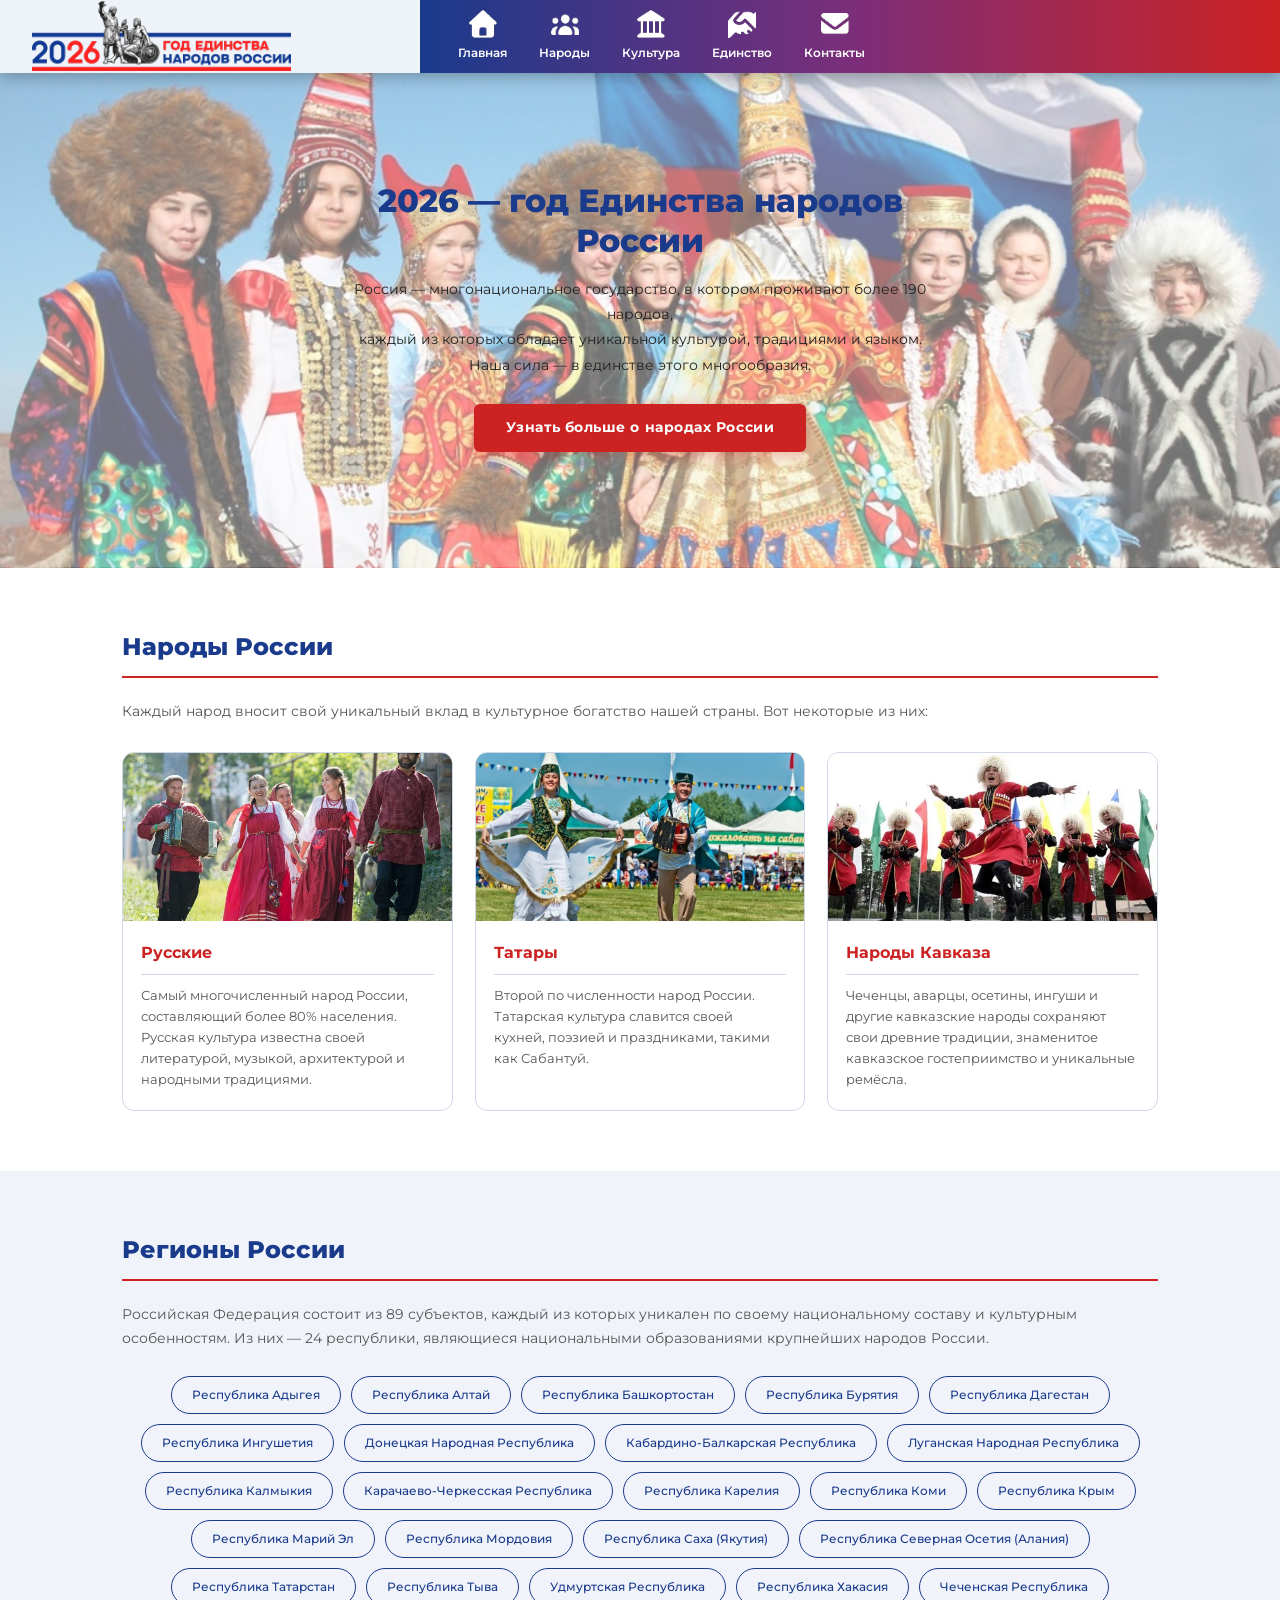
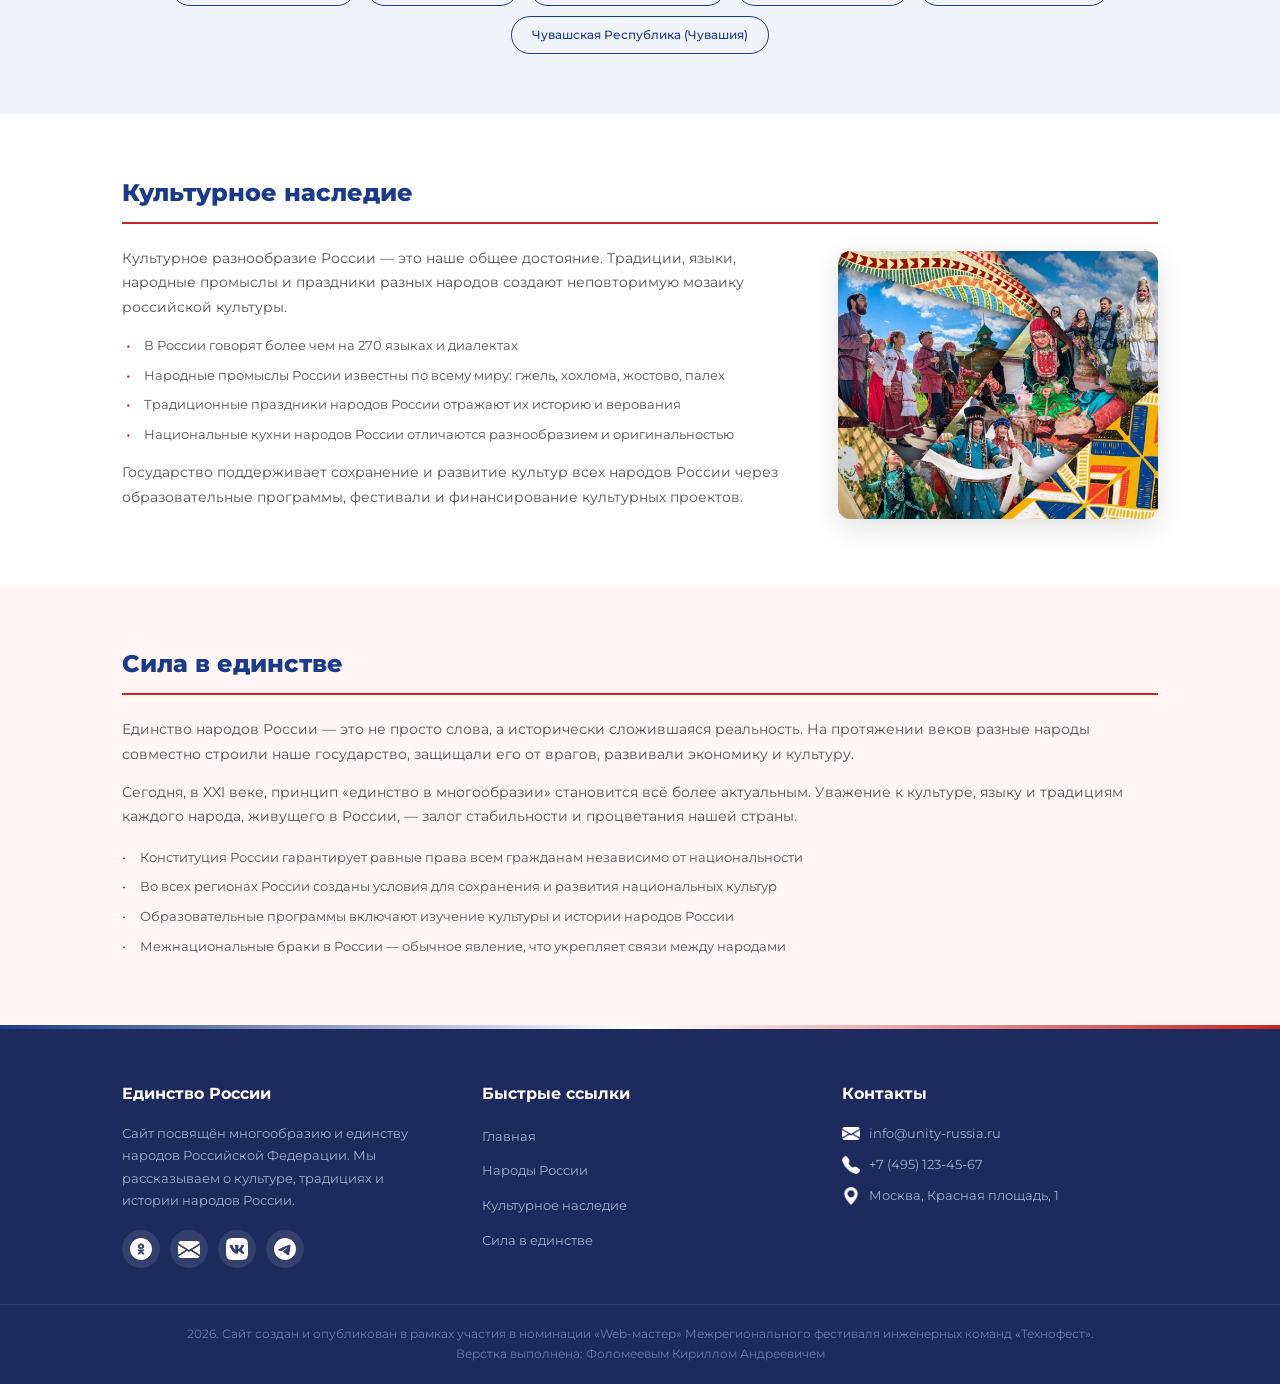
<file: index.html>
<!DOCTYPE html>
<html lang="ru">
    <head>
        <meta charset="UTF-8">
        <meta name="viewport" content="width=device-width, initial-scale=1.0">
        <title>2026 – Год Единства народов России</title>
        <link rel="preconnect" href="https://fonts.googleapis.com">
        <link rel="preconnect" href="https://fonts.gstatic.com" crossorigin>
        <link href="https://fonts.googleapis.com/css2?family=Montserrat:wght@400;500;600;700;800&display=swap" rel="stylesheet">
        <link rel="stylesheet" href="styles/style.css">
    </head>
    <body>

        <header id="top">
            <div class="header-logo">
                <a href="#top" class="logo">
                    <img src="img/logo.png" alt="Логотип 2026 год единства народов России">
                </a>
            </div>
            <div class="header-nav">
                <nav>
                    <ul>
                        <li>
                            <a href="#top">
                                <img src="img/top.png" alt="Главная">
                                <span>Главная</span>
                            </a>
                        </li>
                        <li>
                            <a href="#peoples">
                                <img src="img/people.png" alt="Народы">
                                <span>Народы</span>
                            </a>
                        </li>
                        <li>
                            <a href="#culture">
                                <img src="img/culture.png" alt="Культура">
                                <span>Культура</span>
                            </a>
                        </li>
                        <li>
                            <a href="#unity">
                                <img src="img/unity.png" alt="Единство">
                                <span>Единство</span>
                            </a>
                        </li>
                        <li>
                            <a href="#contact">
                                <img src="img/contact.png" alt="Контакты">
                                <span>Контакты</span>
                            </a>
                        </li>
                    </ul>
                </nav>
            </div>
        </header>

        <main>

            <section class="hero">
                <div class="hero-content">
                    <h1>2026 — год Единства народов России</h1>
                    <p>
                        Россия — многонациональное государство, в котором проживают более 190 народов,<br>
                        каждый из которых обладает уникальной культурой, традициями и языком.<br>
                        Наша сила — в единстве этого многообразия.
                    </p>
                    <a href="#peoples" class="btn-hero">Узнать больше о народах России</a>
                </div>
            </section>

            <section id="peoples">
                <div class="container">
                    <h2 class="section-title">Народы России</h2>
                    <hr class="section-divider">
                    <p class="section-subtitle">Каждый народ вносит свой уникальный вклад в культурное богатство нашей страны. Вот некоторые из них:</p>
                    <div class="cards">
                        <article class="card">
                            <div class="card-img">
                                <img src="img/rus3.jpg" alt="Русские в народных костюмах">
                            </div>
                            <div class="card-body">
                                <h3 class="card-title">Русские</h3>
                                <hr class="card-divider">
                                <p class="card-text">Самый многочисленный народ России, составляющий более 80% населения. Русская культура известна своей литературой, музыкой, архитектурой и народными традициями.</p>
                            </div>
                        </article>
                        <article class="card">
                            <div class="card-img">
                                <img src="img/tat.jpg" alt="Татарский народный праздник Сабантуй">
                            </div>
                            <div class="card-body">
                                <h3 class="card-title">Татары</h3>
                                <hr class="card-divider">
                                <p class="card-text">Второй по численности народ России. Татарская культура славится своей кухней, поэзией и праздниками, такими как Сабантуй.</p>
                            </div>
                        </article>
                        <article class="card">
                            <div class="card-img">
                                <img src="img/kav.png" alt="Народные танцы народов Кавказа">
                            </div>
                            <div class="card-body">
                                <h3 class="card-title">Народы Кавказа</h3>
                                <hr class="card-divider">
                                <p class="card-text">Чеченцы, аварцы, осетины, ингуши и другие кавказские народы сохраняют свои древние традиции, знаменитое кавказское гостеприимство и уникальные ремёсла.</p>
                            </div>
                        </article>
                    </div>
                </div>
            </section>

            <section id="regions">
                <div class="container">
                    <h2 class="section-title">Регионы России</h2>
                    <hr class="section-divider">
                    <p class="regions-intro">
                        Российская Федерация состоит из 89 субъектов, каждый из которых уникален по своему национальному составу и культурным особенностям.
                        Из них — 24 республики, являющиеся национальными образованиями крупнейших народов России.
                    </p>
                    <div class="tags">
                        <div class="tag">Республика Адыгея</div>
                        <div class="tag">Республика Алтай</div>
                        <div class="tag">Республика Башкортостан</div>
                        <div class="tag">Республика Бурятия</div>
                        <div class="tag">Республика Дагестан</div>
                        <div class="tag">Республика Ингушетия</div>
                        <div class="tag">Донецкая Народная Республика</div>
                        <div class="tag">Кабардино-Балкарская Республика</div>
                        <div class="tag">Луганская Народная Республика</div>
                        <div class="tag">Республика Калмыкия</div>
                        <div class="tag">Карачаево-Черкесская Республика</div>
                        <div class="tag">Республика Карелия</div>
                        <div class="tag">Республика Коми</div>
                        <div class="tag">Республика Крым</div>
                        <div class="tag">Республика Марий Эл</div>
                        <div class="tag">Республика Мордовия</div>
                        <div class="tag">Республика Саха (Якутия)</div>
                        <div class="tag">Республика Северная Осетия (Алания)</div>
                        <div class="tag">Республика Татарстан</div>
                        <div class="tag">Республика Тыва</div>
                        <div class="tag">Удмуртская Республика</div>
                        <div class="tag">Республика Хакасия</div>
                        <div class="tag">Чеченская Республика</div>
                        <div class="tag">Чувашская Республика (Чувашия)</div>
                    </div>
                </div>
            </section>

            <section id="culture">
                <div class="container">
                    <h2 class="section-title">Культурное наследие</h2>
                    <hr class="section-divider">
                    <div class="culture-grid">
                        <div class="culture-text">
                            <p>Культурное разнообразие России — это наше общее достояние. Традиции, языки, народные промыслы и праздники разных народов создают неповторимую мозаику российской культуры.</p>
                            <ul class="culture-list">
                                <li>В России говорят более чем на 270 языках и диалектах</li>
                                <li>Народные промыслы России известны по всему миру: гжель, хохлома, жостово, палех</li>
                                <li>Традиционные праздники народов России отражают их историю и верования</li>
                                <li>Национальные кухни народов России отличаются разнообразием и оригинальностью</li>
                            </ul>
                            <p>Государство поддерживает сохранение и развитие культур всех народов России через образовательные программы, фестивали и финансирование культурных проектов.</p>
                        </div>
                        <div class="culture-img">
                            <img src="img/culture3.jpg" alt="Культурное наследие России — народные традиции">
                        </div>
                    </div>
                </div>
            </section>

            <section id="unity">
                <div class="container">
                    <h2 class="section-title">Сила в единстве</h2>
                    <hr class="section-divider">
                    <div class="unity-text">
                        <p>Единство народов России — это не просто слова, а исторически сложившаяся реальность. На протяжении веков разные народы совместно строили наше государство, защищали его от врагов, развивали экономику и культуру.</p>
                        <p>Сегодня, в XXI веке, принцип «единство в многообразии» становится всё более актуальным. Уважение к культуре, языку и традициям каждого народа, живущего в России, — залог стабильности и процветания нашей страны.</p>
                        <ul class="unity-list">
                            <li>Конституция России гарантирует равные права всем гражданам независимо от национальности</li>
                            <li>Во всех регионах России созданы условия для сохранения и развития национальных культур</li>
                            <li>Образовательные программы включают изучение культуры и истории народов России</li>
                            <li>Межнациональные браки в России — обычное явление, что укрепляет связи между народами</li>
                        </ul>
                    </div>
                </div>
            </section>

        </main>

        <footer id="contact">
            <div class="footer-main">
                <div class="footer-col">
                    <h3>Единство России</h3>
                    <p>Сайт посвящён многообразию и единству народов Российской Федерации. Мы рассказываем о культуре, традициях и истории народов России.</p>
                    <div class="social-icons">
                        <a href="https://ok.ru" target="_blank" class="social-icon">
                            <img src="img/OK.png" alt="Одноклассники">
                        </a>
                        <a href="mailto:info@unity-russia.ru" class="social-icon">
                            <img src="img/email.png" alt="Email">
                        </a>
                        <a href="https://vk.com" target="_blank" class="social-icon">
                            <img src="img/VK.png" alt="ВКонтакте">
                        </a>
                        <a href="https://t.me" target="_blank" class="social-icon">
                            <img src="img/tg.png" alt="Telegram">
                        </a>
                    </div>
                </div>
                <div class="footer-col">
                    <h3>Быстрые ссылки</h3>
                    <ul>
                        <li><a href="#top">Главная</a></li>
                        <li><a href="#peoples">Народы России</a></li>
                        <li><a href="#culture">Культурное наследие</a></li>
                        <li><a href="#unity">Сила в единстве</a></li>
                    </ul>
                </div>
                <div class="footer-col">
                    <h3>Контакты</h3>
                    <div class="contact-item">
                        <img src="img/email.png" alt="email" class="contact-icon-img">
                        <a href="mailto:info@unity-russia.ru">info@unity-russia.ru</a>
                    </div>
                    <div class="contact-item">
                        <img src="img/phone.png" alt="телефон" class="contact-icon-img">
                        <a href="tel:+74951234567">+7 (495) 123-45-67</a>
                    </div>
                    <div class="contact-item">
                        <img src="img/location.png" alt="адрес" class="contact-icon-img">
                        <address>Москва, Красная площадь, 1</address>
                    </div>
                </div>
            </div>
            <div class="footer-bottom">
                <p>2026. Сайт создан и опубликован в рамках участия в номинации «Web-мастер» Межрегионального фестиваля инженерных команд «Технофест».<br>Верстка выполнена: Фоломеевым Кириллом Андреевичем</p>
            </div>
        </footer>

    </body>
</html>
</file>
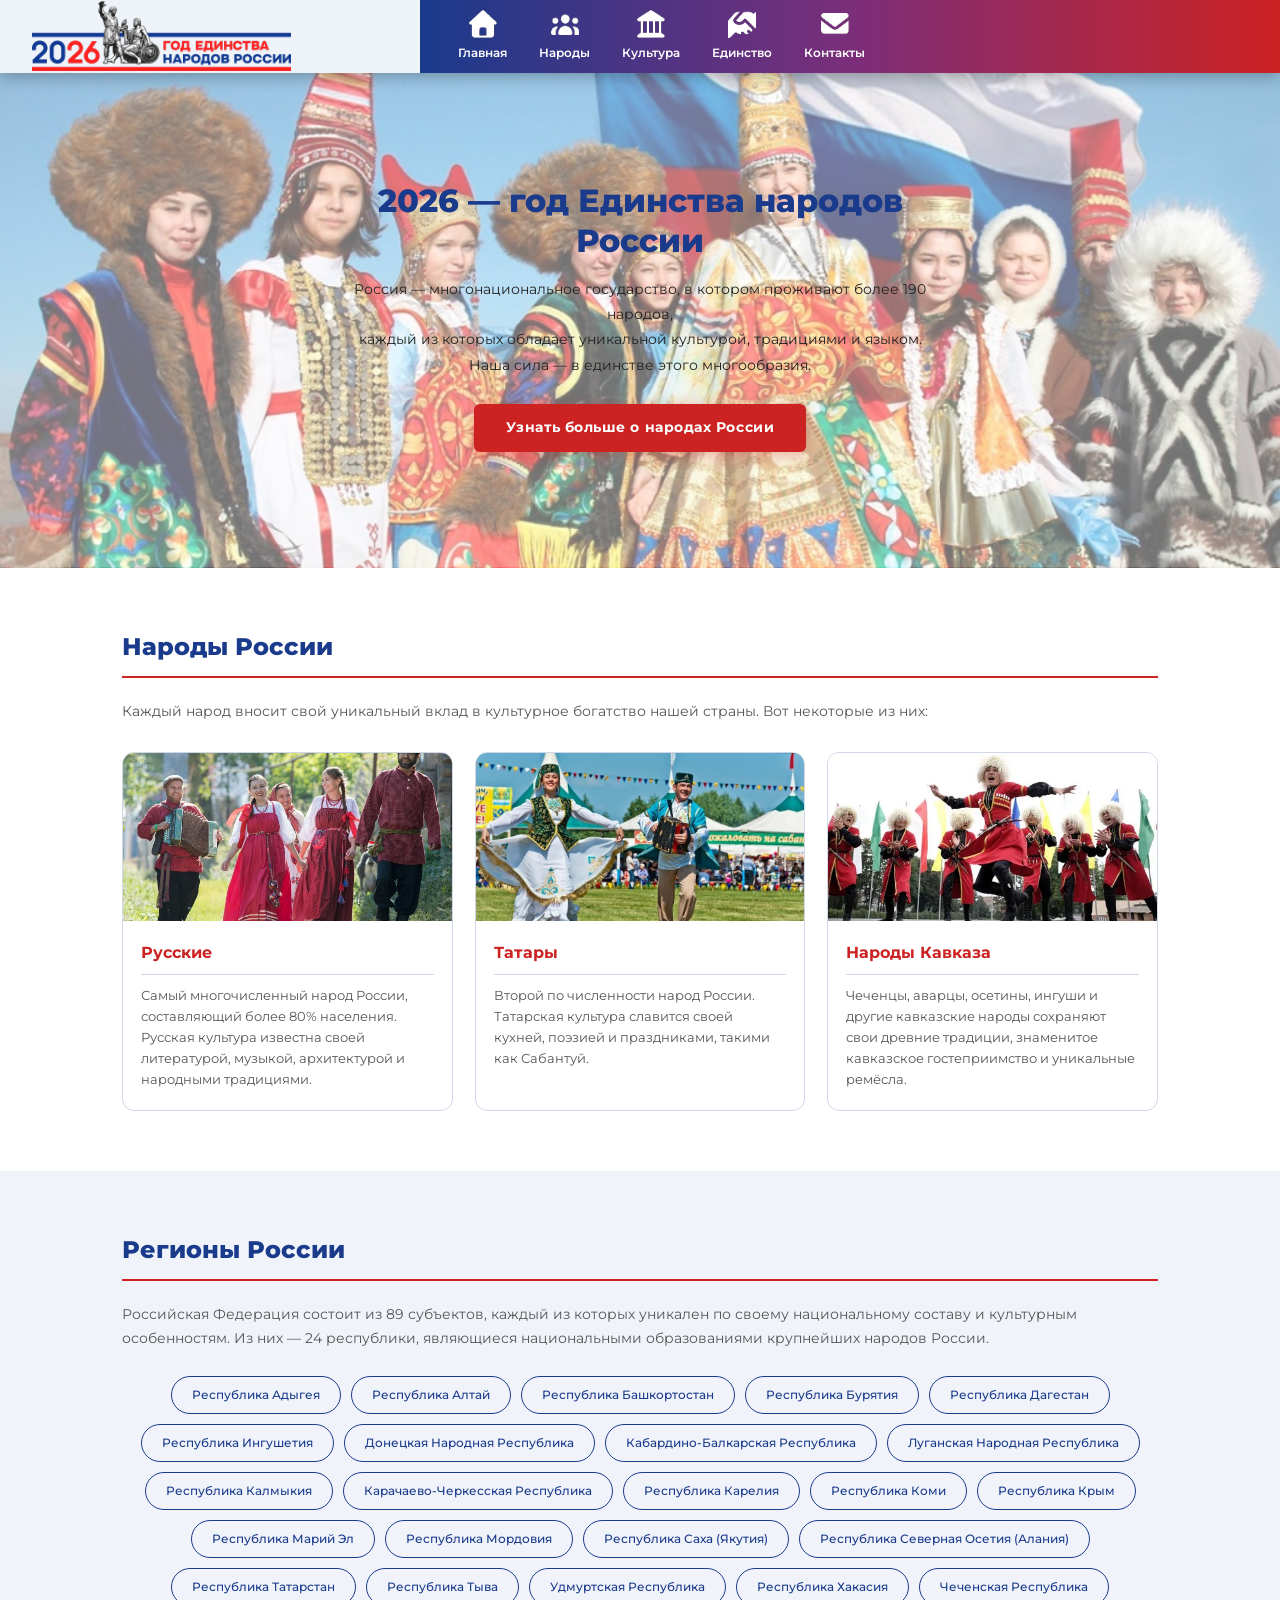
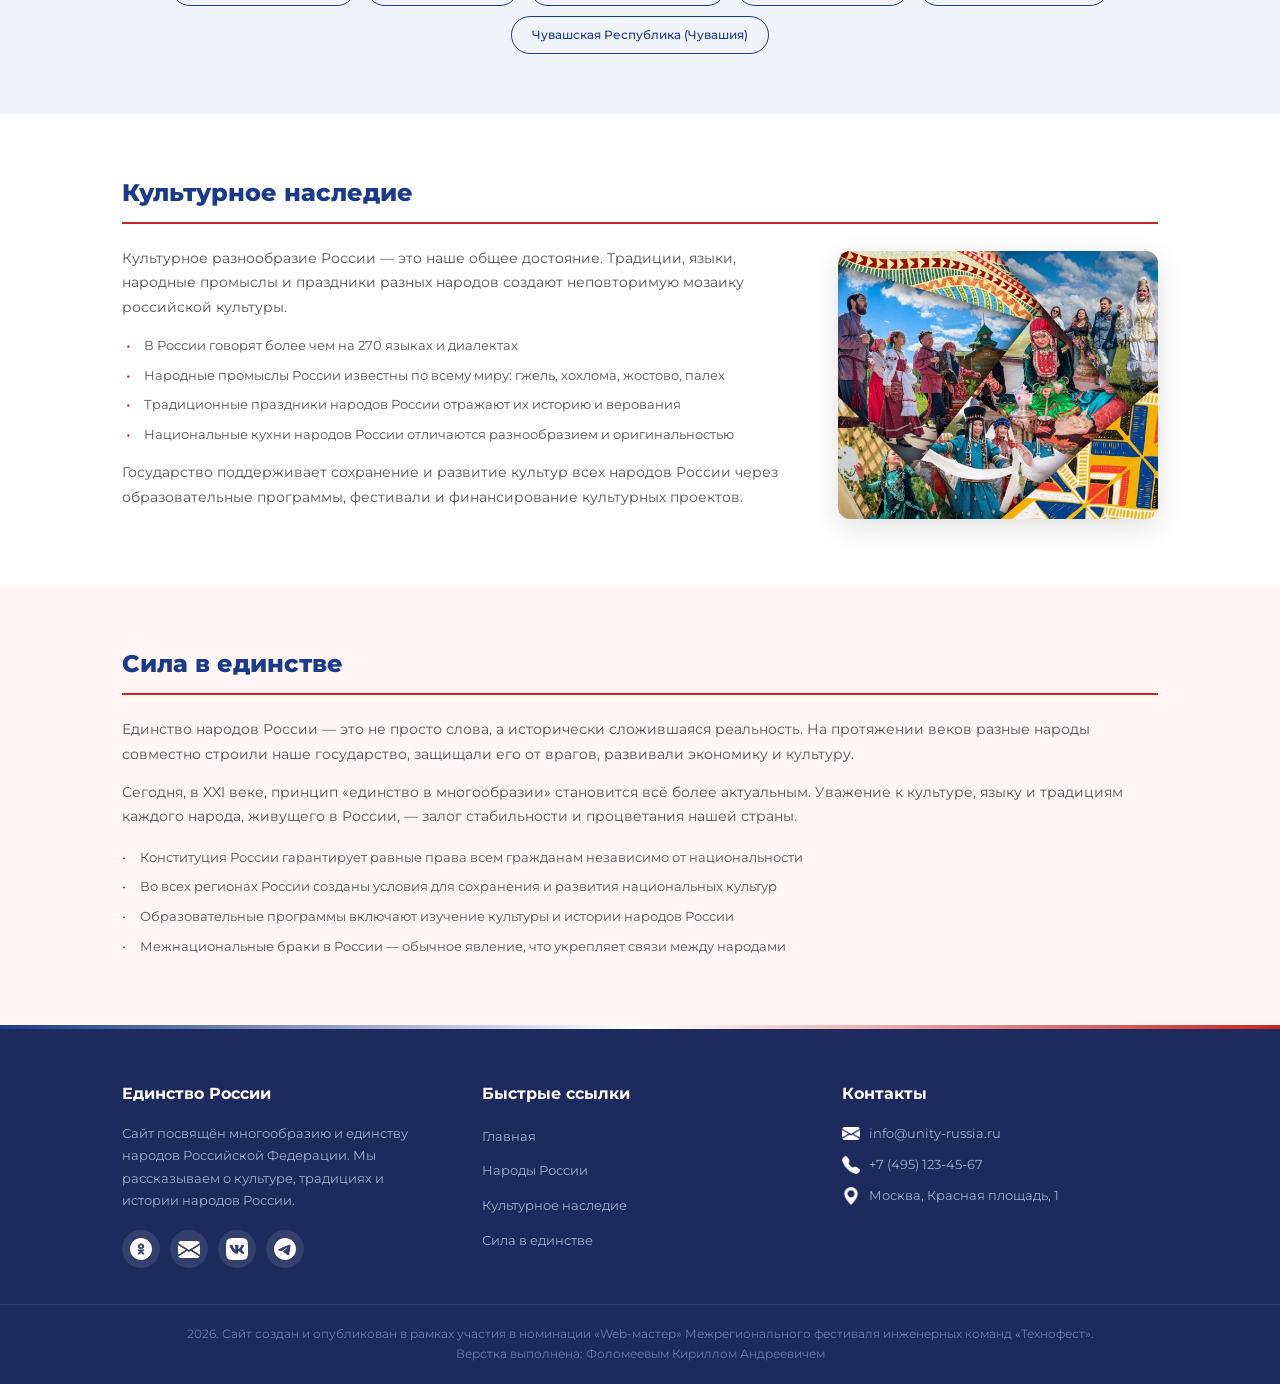
<file: pages/index.html>
<!DOCTYPE html>
<html lang="ru">
    <head>
        <meta charset="UTF-8">
        <meta name="viewport" content="width=device-width, initial-scale=1.0">
        <title>2026 – Год Единства народов России</title>
        <link rel="preconnect" href="https://fonts.googleapis.com">
        <link rel="preconnect" href="https://fonts.gstatic.com" crossorigin>
        <link href="https://fonts.googleapis.com/css2?family=Montserrat:wght@400;500;600;700;800&display=swap" rel="stylesheet">
        <link rel="stylesheet" href="../styles/style.css">
    </head>
    <body>

        <header id="top">
            <div class="header-logo">
                <a href="#top" class="logo">
                    <img src="../img/logo.png" alt="Логотип 2026 год единства народов России">
                </a>
            </div>
            <div class="header-nav">
                <nav>
                    <ul>
                        <li>
                            <a href="#top">
                                <img src="../img/top.png" alt="Главная">
                                <span>Главная</span>
                            </a>
                        </li>
                        <li>
                            <a href="#peoples">
                                <img src="../img/people.png" alt="Народы">
                                <span>Народы</span>
                            </a>
                        </li>
                        <li>
                            <a href="#culture">
                                <img src="../img/culture.png" alt="Культура">
                                <span>Культура</span>
                            </a>
                        </li>
                        <li>
                            <a href="#unity">
                                <img src="../img/unity.png" alt="Единство">
                                <span>Единство</span>
                            </a>
                        </li>
                        <li>
                            <a href="#contact">
                                <img src="../img/contact.png" alt="Контакты">
                                <span>Контакты</span>
                            </a>
                        </li>
                    </ul>
                </nav>
            </div>
        </header>

        <main>

            <section class="hero">
                <div class="hero-content">
                    <h1>2026 — год Единства народов России</h1>
                    <p>
                        Россия — многонациональное государство, в котором проживают более 190 народов,<br>
                        каждый из которых обладает уникальной культурой, традициями и языком.<br>
                        Наша сила — в единстве этого многообразия.
                    </p>
                    <a href="#peoples" class="btn-hero">Узнать больше о народах России</a>
                </div>
            </section>

            <section id="peoples">
                <div class="container">
                    <h2 class="section-title">Народы России</h2>
                    <hr class="section-divider">
                    <p class="section-subtitle">Каждый народ вносит свой уникальный вклад в культурное богатство нашей страны. Вот некоторые из них:</p>
                    <div class="cards">
                        <article class="card">
                            <div class="card-img">
                                <img src="../img/rus3.jpg" alt="Русские в народных костюмах">
                            </div>
                            <div class="card-body">
                                <h3 class="card-title">Русские</h3>
                                <hr class="card-divider">
                                <p class="card-text">Самый многочисленный народ России, составляющий более 80% населения. Русская культура известна своей литературой, музыкой, архитектурой и народными традициями.</p>
                            </div>
                        </article>
                        <article class="card">
                            <div class="card-img">
                                <img src="../img/tat.jpg" alt="Татарский народный праздник Сабантуй">
                            </div>
                            <div class="card-body">
                                <h3 class="card-title">Татары</h3>
                                <hr class="card-divider">
                                <p class="card-text">Второй по численности народ России. Татарская культура славится своей кухней, поэзией и праздниками, такими как Сабантуй.</p>
                            </div>
                        </article>
                        <article class="card">
                            <div class="card-img">
                                <img src="../img/kav.png" alt="Народные танцы народов Кавказа">
                            </div>
                            <div class="card-body">
                                <h3 class="card-title">Народы Кавказа</h3>
                                <hr class="card-divider">
                                <p class="card-text">Чеченцы, аварцы, осетины, ингуши и другие кавказские народы сохраняют свои древние традиции, знаменитое кавказское гостеприимство и уникальные ремёсла.</p>
                            </div>
                        </article>
                    </div>
                </div>
            </section>

            <section id="regions">
                <div class="container">
                    <h2 class="section-title">Регионы России</h2>
                    <hr class="section-divider">
                    <p class="regions-intro">
                        Российская Федерация состоит из 89 субъектов, каждый из которых уникален по своему национальному составу и культурным особенностям.
                        Из них — 24 республики, являющиеся национальными образованиями крупнейших народов России.
                    </p>
                    <div class="tags">
                        <div class="tag">Республика Адыгея</div>
                        <div class="tag">Республика Алтай</div>
                        <div class="tag">Республика Башкортостан</div>
                        <div class="tag">Республика Бурятия</div>
                        <div class="tag">Республика Дагестан</div>
                        <div class="tag">Республика Ингушетия</div>
                        <div class="tag">Донецкая Народная Республика</div>
                        <div class="tag">Кабардино-Балкарская Республика</div>
                        <div class="tag">Луганская Народная Республика</div>
                        <div class="tag">Республика Калмыкия</div>
                        <div class="tag">Карачаево-Черкесская Республика</div>
                        <div class="tag">Республика Карелия</div>
                        <div class="tag">Республика Коми</div>
                        <div class="tag">Республика Крым</div>
                        <div class="tag">Республика Марий Эл</div>
                        <div class="tag">Республика Мордовия</div>
                        <div class="tag">Республика Саха (Якутия)</div>
                        <div class="tag">Республика Северная Осетия (Алания)</div>
                        <div class="tag">Республика Татарстан</div>
                        <div class="tag">Республика Тыва</div>
                        <div class="tag">Удмуртская Республика</div>
                        <div class="tag">Республика Хакасия</div>
                        <div class="tag">Чеченская Республика</div>
                        <div class="tag">Чувашская Республика (Чувашия)</div>
                    </div>
                </div>
            </section>

            <section id="culture">
                <div class="container">
                    <h2 class="section-title">Культурное наследие</h2>
                    <hr class="section-divider">
                    <div class="culture-grid">
                        <div class="culture-text">
                            <p>Культурное разнообразие России — это наше общее достояние. Традиции, языки, народные промыслы и праздники разных народов создают неповторимую мозаику российской культуры.</p>
                            <ul class="culture-list">
                                <li>В России говорят более чем на 270 языках и диалектах</li>
                                <li>Народные промыслы России известны по всему миру: гжель, хохлома, жостово, палех</li>
                                <li>Традиционные праздники народов России отражают их историю и верования</li>
                                <li>Национальные кухни народов России отличаются разнообразием и оригинальностью</li>
                            </ul>
                            <p>Государство поддерживает сохранение и развитие культур всех народов России через образовательные программы, фестивали и финансирование культурных проектов.</p>
                        </div>
                        <div class="culture-img">
                            <img src="../img/culture3.jpg" alt="Культурное наследие России — народные традиции">
                        </div>
                    </div>
                </div>
            </section>

            <section id="unity">
                <div class="container">
                    <h2 class="section-title">Сила в единстве</h2>
                    <hr class="section-divider">
                    <div class="unity-text">
                        <p>Единство народов России — это не просто слова, а исторически сложившаяся реальность. На протяжении веков разные народы совместно строили наше государство, защищали его от врагов, развивали экономику и культуру.</p>
                        <p>Сегодня, в XXI веке, принцип «единство в многообразии» становится всё более актуальным. Уважение к культуре, языку и традициям каждого народа, живущего в России, — залог стабильности и процветания нашей страны.</p>
                        <ul class="unity-list">
                            <li>Конституция России гарантирует равные права всем гражданам независимо от национальности</li>
                            <li>Во всех регионах России созданы условия для сохранения и развития национальных культур</li>
                            <li>Образовательные программы включают изучение культуры и истории народов России</li>
                            <li>Межнациональные браки в России — обычное явление, что укрепляет связи между народами</li>
                        </ul>
                    </div>
                </div>
            </section>

        </main>

        <footer id="contact">
            <div class="footer-main">
                <div class="footer-col">
                    <h3>Единство России</h3>
                    <p>Сайт посвящён многообразию и единству народов Российской Федерации. Мы рассказываем о культуре, традициях и истории народов России.</p>
                    <div class="social-icons">
                        <a href="https://ok.ru" target="_blank" class="social-icon">
                            <img src="../img/OK.png" alt="Одноклассники">
                        </a>
                        <a href="mailto:info@unity-russia.ru" class="social-icon">
                            <img src="../img/email.png" alt="Email">
                        </a>
                        <a href="https://vk.com" target="_blank" class="social-icon">
                            <img src="../img/VK.png" alt="ВКонтакте">
                        </a>
                        <a href="https://t.me" target="_blank" class="social-icon">
                            <img src="../img/tg.png" alt="Telegram">
                        </a>
                    </div>
                </div>
                <div class="footer-col">
                    <h3>Быстрые ссылки</h3>
                    <ul>
                        <li><a href="#top">Главная</a></li>
                        <li><a href="#peoples">Народы России</a></li>
                        <li><a href="#culture">Культурное наследие</a></li>
                        <li><a href="#unity">Сила в единстве</a></li>
                    </ul>
                </div>
                <div class="footer-col">
                    <h3>Контакты</h3>
                    <div class="contact-item">
                        <img src="../img/email.png" alt="email" class="contact-icon-img">
                        <a href="mailto:info@unity-russia.ru">info@unity-russia.ru</a>
                    </div>
                    <div class="contact-item">
                        <img src="../img/phone.png" alt="телефон" class="contact-icon-img">
                        <a href="tel:+74951234567">+7 (495) 123-45-67</a>
                    </div>
                    <div class="contact-item">
                        <img src="../img/location.png" alt="адрес" class="contact-icon-img">
                        <address>Москва, Красная площадь, 1</address>
                    </div>
                </div>
            </div>
            <div class="footer-bottom">
                <p>2026. Сайт создан и опубликован в рамках участия в номинации «Web-мастер» Межрегионального фестиваля инженерных команд «Технофест».<br>Верстка выполнена: Фоломеевым Кириллом Андреевичем</p>
            </div>
        </footer>

    </body>
</html>
</file>
<file: styles/style.css>
*, *::before, *::after {
    box-sizing: border-box;
    margin: 0;
    padding: 0;
}

:root {
    --blue: #1a3a8c;
    --blue-light: #2352c0;
    --red: #cc2222;
    --red-dark: #a81b1b;
    --dark: #1c2a5e;
    --light: #f0f4fa;
    --white: #ffffff;
    --text: #222222;
    --muted: #555555;
    --border: #d0d8e8;
    --radius: 12px;
    --transition: 0.25s ease;
}

html {
    scroll-behavior: smooth;
}

body {
    font-family: 'Montserrat', sans-serif;
    color: var(--text);
    background: var(--white);
    line-height: 1.6;
}

a {
    text-decoration: none;
    color: inherit;
}

ul {
    list-style: none;
}

img {
    display: block;
    width: 100%;
    object-fit: cover;
}

hr {
    border: none;
    border-top: 2px solid var(--red);
    margin-bottom: 22px;
}

header {
    position: sticky;
    top: 0;
    z-index: 100;
    display: flex;
    box-shadow: 0 3px 16px rgba(0, 0, 0, 0.3);
    background: #eef2f9;
}

.header-logo {
    background: transparent;
    display: flex;
    align-items: center;
    padding: 0 32px;
    min-width: 420px;
    flex-shrink: 0;
}

.logo {
    display: flex;
    align-items: center;
    text-decoration: none;
}

.logo img {
    width: auto;
    height: 70px;
    object-fit: contain;
}

.header-nav {
    background: linear-gradient(to right, #1a3a8c, #7b2e7a, #cc2222);
    flex: 1;
    display: flex;
    align-items: center;
    padding: 0 24px;
}

nav ul {
    display: flex;
    gap: 4px;
    width: 100%;
    justify-content: space-around;
}

nav ul li a {
    display: flex;
    flex-direction: column;
    align-items: center;
    gap: 5px;
    font-size: 0.78rem;
    font-weight: 600;
    color: var(--white);
    padding: 10px 14px;
    border-radius: 6px;
    transition: background var(--transition), transform var(--transition);
}

nav ul li a img {
    width: 28px;
    height: 28px;
    object-fit: contain;
    display: block;
}

nav ul li a span {
    display: block;
}

nav ul li a:hover {
    background: rgba(255, 255, 255, 0.2);
    transform: translateY(-2px);
}

.hero {
    position: relative;
    min-height: 400px;
    background-image: linear-gradient(rgba(255, 255, 255, 0.45), rgba(255, 255, 255, 0.45)), url('../img/culture.jpg');
    background-size: cover;
    background-position: center;
    background-repeat: no-repeat;
    display: flex;
    align-items: center;
    justify-content: center;
    text-align: center;
    color: var(--dark);
}

.hero-content {
    position: relative;
    z-index: 2;
    max-width: 680px;
    padding: 48px 24px 56px;
}

.hero-content h1 {
    font-size: 2rem;
    font-weight: 800;
    margin-bottom: 16px;
    color: var(--blue);
    line-height: 1.25;
}

.hero-content p {
    font-size: 0.9rem;
    line-height: 1.75;
    margin-bottom: 26px;
    color: var(--text);
}

.btn-hero {
    display: inline-block;
    background: var(--red);
    color: var(--white);
    padding: 13px 32px;
    border-radius: 6px;
    font-weight: 700;
    font-size: 0.85rem;
    letter-spacing: 0.04em;
    box-shadow: 0 4px 16px rgba(204, 34, 34, 0.35);
    transition: background var(--transition), transform var(--transition), box-shadow var(--transition);
}

.btn-hero:hover {
    background: var(--red-dark);
    transform: translateY(-3px);
    box-shadow: 0 8px 24px rgba(204, 34, 34, 0.5);
}

section {
    padding: 60px 0;
}

.container {
    max-width: 1100px;
    margin: 0 auto;
    padding: 0 32px;
}

.section-title {
    font-size: 1.5rem;
    font-weight: 800;
    color: var(--blue);
    margin-bottom: 10px;
}

.section-divider {
    border: none;
    border-top: 2px solid var(--red);
    margin-bottom: 22px;
}

.section-subtitle {
    font-size: 0.88rem;
    color: var(--muted);
    margin-bottom: 30px;
}

#peoples {
    background: var(--white);
}

.cards {
    display: flex;
    flex-wrap: wrap;
    gap: 22px;
}

.card {
    flex: 1 1 280px;
    border: 1px solid var(--border);
    border-radius: var(--radius);
    overflow: hidden;
    background: var(--white);
    transition: transform var(--transition), box-shadow var(--transition);
    cursor: pointer;
}

.card:hover {
    transform: translateY(-7px);
    box-shadow: 0 14px 36px rgba(26, 58, 140, 0.16);
}

.card-img {
    height: 168px;
    overflow: hidden;
}

.card-img img {
    height: 100%;
    transition: transform 0.4s ease;
}

.card:hover .card-img img {
    transform: scale(1.07);
}

.card-body {
    padding: 18px 18px 20px;
}

.card-title {
    font-size: 1.02rem;
    font-weight: 700;
    color: var(--red);
    margin-bottom: 8px;
}

.card-divider {
    border: none;
    border-top: 1px solid var(--border);
    margin-bottom: 10px;
}

.card-text {
    font-size: 0.8rem;
    color: var(--muted);
    line-height: 1.65;
}

#regions {
    background: var(--light);
}

.regions-intro {
    font-size: 0.85rem;
    color: var(--muted);
    margin-bottom: 26px;
    line-height: 1.7;
}

.tags {
    display: flex;
    flex-wrap: wrap;
    gap: 10px;
    justify-content: center;
}

.tag {
    border: 1.5px solid var(--blue);
    border-radius: 50px;
    padding: 8px 20px;
    font-size: 0.78rem;
    font-weight: 500;
    color: var(--blue);
    cursor: pointer;
    transition: background var(--transition), color var(--transition), transform var(--transition), box-shadow var(--transition);
}

.tag:hover {
    background: var(--blue);
    color: var(--white);
    transform: scale(1.06);
    box-shadow: 0 4px 12px rgba(26, 58, 140, 0.2);
}

#culture {
    background: var(--white);
}

.culture-grid {
    display: flex;
    flex-wrap: wrap;
    gap: 44px;
    align-items: center;
}

.culture-text {
    flex: 1 1 320px;
}

.culture-text p {
    font-size: 0.87rem;
    color: var(--muted);
    margin-bottom: 16px;
    line-height: 1.75;
}

.culture-list {
    padding-left: 4px;
    margin-bottom: 16px;
}

.culture-list li {
    position: relative;
    padding-left: 18px;
    font-size: 0.83rem;
    color: var(--muted);
    margin-bottom: 9px;
    line-height: 1.55;
}

.culture-list li::before {
    content: '•';
    position: absolute;
    left: 0;
    color: var(--red);
    font-size: 1rem;
    line-height: 1.4;
}

.culture-img {
    flex: 0 0 320px;
    border-radius: var(--radius);
    overflow: hidden;
    height: 268px;
    box-shadow: 0 8px 28px rgba(0, 0, 0, 0.12);
}

.culture-img img {
    height: 100%;
}

#unity {
    background: #fff5f5;
}

.unity-text p {
    font-size: 0.87rem;
    color: var(--muted);
    line-height: 1.75;
    margin-bottom: 14px;
}

.unity-list {
    margin-top: 18px;
}

.unity-list li {
    position: relative;
    padding-left: 18px;
    font-size: 0.83rem;
    color: var(--muted);
    margin-bottom: 9px;
    line-height: 1.55;
}

.unity-list li::before {
    content: '•';
    position: absolute;
    left: 0;
    color: var(--red);
}

footer {
    background: var(--dark);
    color: #c8d4f0;
    border-top: 4px solid transparent;
    border-image: linear-gradient(to right, var(--blue), #ffffff 50%, var(--red)) 1;
}

.footer-main {
    max-width: 1100px;
    margin: 0 auto;
    padding: 52px 32px 36px;
    display: flex;
    flex-wrap: wrap;
    gap: 44px;
}

.footer-col {
    flex: 1 1 200px;
}

.footer-col h3 {
    font-size: 1rem;
    font-weight: 700;
    color: var(--white);
    margin-bottom: 16px;
}

.footer-col > p {
    font-size: 0.8rem;
    line-height: 1.75;
    color: #a0aece;
}

.footer-col ul li {
    margin-bottom: 9px;
}

.footer-col ul li a {
    font-size: 0.82rem;
    color: #a0aece;
    transition: color var(--transition), padding-left var(--transition);
}

.footer-col ul li a:hover {
    color: var(--white);
    padding-left: 6px;
}

.social-icons {
    display: flex;
    gap: 10px;
    margin-top: 18px;
}

.social-icon {
    width: 38px;
    height: 38px;
    border-radius: 50%;
    background: rgba(255, 255, 255, 0.1);
    display: flex;
    align-items: center;
    justify-content: center;
    overflow: hidden;
    transition: background var(--transition), transform var(--transition), box-shadow var(--transition);
}

.social-icon img {
    width: 22px;
    height: 22px;
    object-fit: contain;
}

.social-icon:hover {
    background: var(--red);
    transform: scale(1.18);
    box-shadow: 0 4px 14px rgba(204, 34, 34, 0.4);
}

.contact-item {
    display: flex;
    align-items: flex-start;
    gap: 9px;
    font-size: 0.82rem;
    color: #a0aece;
    margin-bottom: 10px;
}

.contact-icon-img {
    width: 18px;
    height: 18px;
    object-fit: contain;
    flex-shrink: 0;
    margin-top: 2px;
}

.contact-item a {
    color: #a0aece;
    transition: color var(--transition);
}

.contact-item address {
    color: #a0aece;
    font-style: normal;
}

.contact-item a:hover {
    color: var(--white);
}

.footer-bottom {
    border-top: 1px solid rgba(255, 255, 255, 0.1);
    text-align: center;
    padding: 20px 32px;
    font-size: 0.72rem;
    color: #6a7fa8;
    line-height: 1.7;
}
</file>
